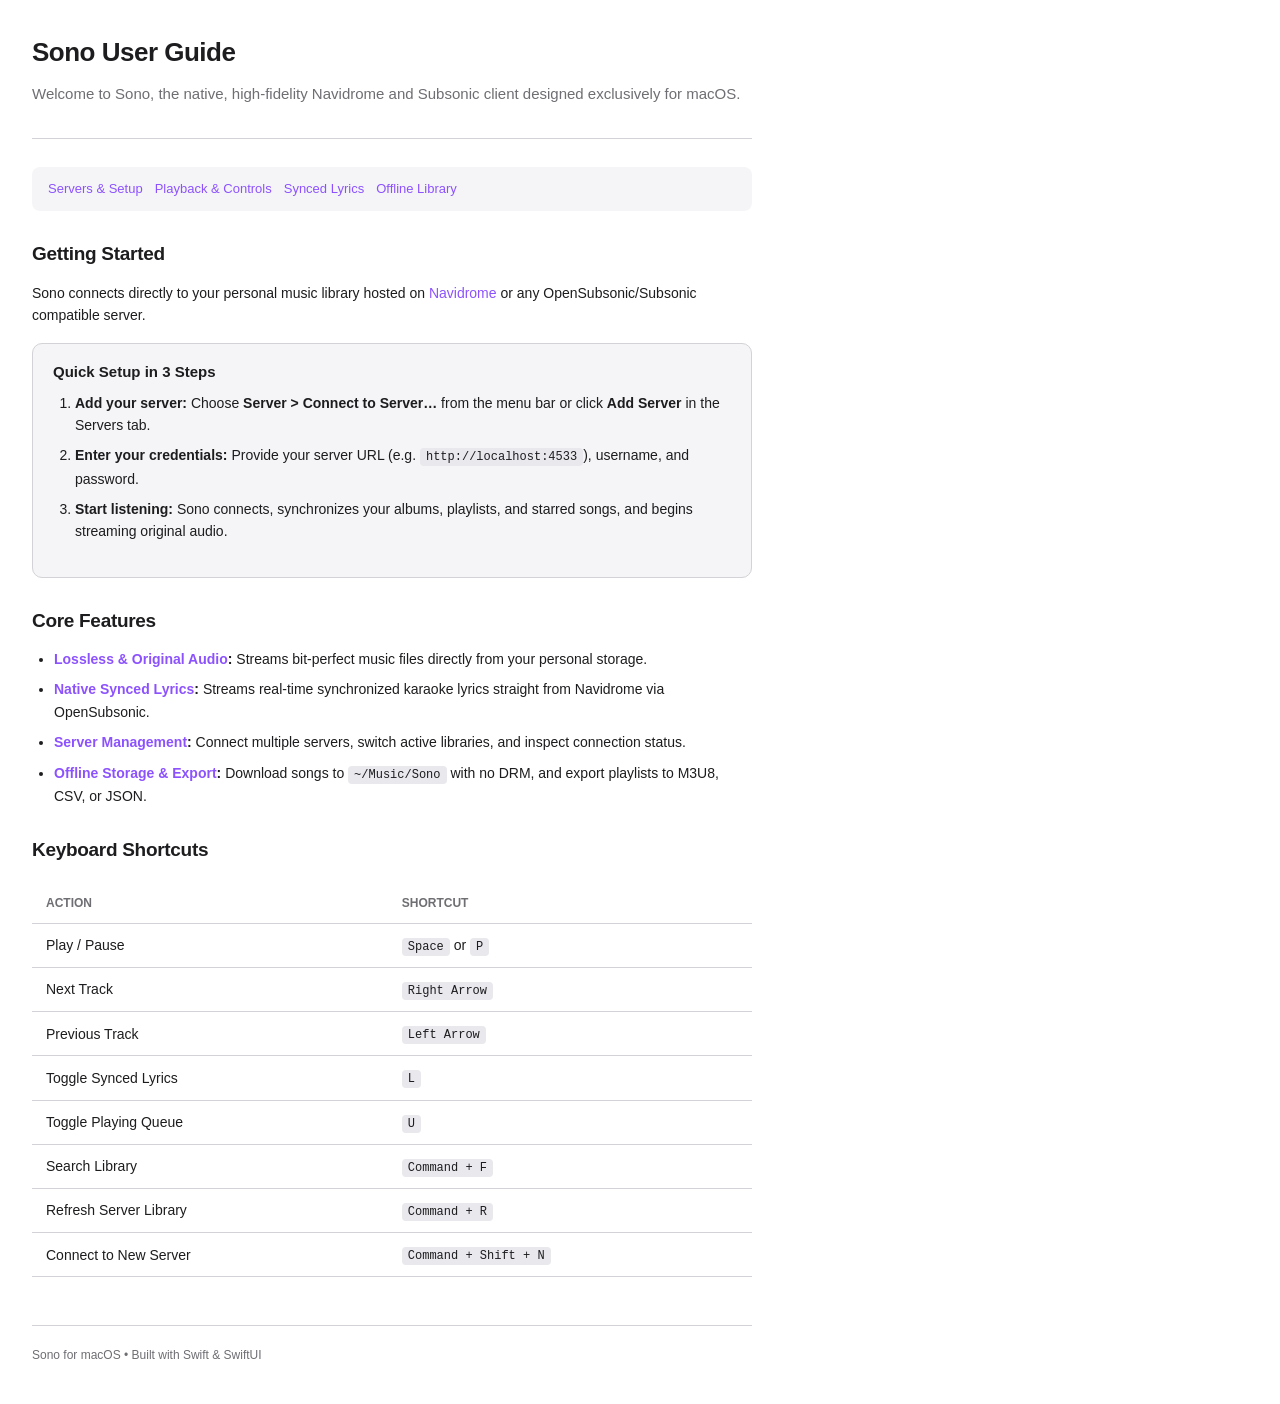
<file: help/Sono.help/Contents/Resources/en.lproj/index.html>
<!DOCTYPE html>
<html lang="en">
<head>
    <meta charset="utf-8">
    <title>Sono User Guide</title>
    <meta name="AppleTitle" content="Sono Help">
    <meta name="description" content="Official user guide for Sono, the high-fidelity macOS Navidrome & Subsonic client.">
    <meta name="keywords" content="Sono, Navidrome, Subsonic, music, player, macOS, guide, help, streaming, lyrics">
    <meta name="robots" content="anchors">
    <link rel="stylesheet" href="style.css">
</head>
<body>
    <header>
        <a name="sono_overview"></a>
        <h1>Sono User Guide</h1>
        <p class="intro">Welcome to Sono, the native, high-fidelity Navidrome and Subsonic client designed exclusively for macOS.</p>
    </header>

    <nav class="toc">
        <a href="servers.html">Servers &amp; Setup</a>
        <a href="playback.html">Playback &amp; Controls</a>
        <a href="lyrics.html">Synced Lyrics</a>
        <a href="offline.html">Offline Library</a>
    </nav>

    <h2>Getting Started</h2>
    <p>Sono connects directly to your personal music library hosted on <a href="https://www.navidrome.org" target="_blank">Navidrome</a> or any OpenSubsonic/Subsonic compatible server.</p>

    <div class="card">
        <h3>Quick Setup in 3 Steps</h3>
        <ol>
            <li><strong>Add your server:</strong> Choose <strong>Server &gt; Connect to Server…</strong> from the menu bar or click <strong>Add Server</strong> in the Servers tab.</li>
            <li><strong>Enter your credentials:</strong> Provide your server URL (e.g. <code>http://localhost:4533</code>), username, and password.</li>
            <li><strong>Start listening:</strong> Sono connects, synchronizes your albums, playlists, and starred songs, and begins streaming original audio.</li>
        </ol>
    </div>

    <h2>Core Features</h2>
    <ul>
        <li><strong><a href="playback.html">Lossless &amp; Original Audio</a>:</strong> Streams bit-perfect music files directly from your personal storage.</li>
        <li><strong><a href="lyrics.html">Native Synced Lyrics</a>:</strong> Streams real-time synchronized karaoke lyrics straight from Navidrome via OpenSubsonic.</li>
        <li><strong><a href="servers.html">Server Management</a>:</strong> Connect multiple servers, switch active libraries, and inspect connection status.</li>
        <li><strong><a href="offline.html">Offline Storage &amp; Export</a>:</strong> Download songs to <code>~/Music/Sono</code> with no DRM, and export playlists to M3U8, CSV, or JSON.</li>
    </ul>

    <h2>Keyboard Shortcuts</h2>
    <table>
        <thead>
            <tr>
                <th>Action</th>
                <th>Shortcut</th>
            </tr>
        </thead>
        <tbody>
            <tr>
                <td>Play / Pause</td>
                <td><code>Space</code> or <code>P</code></td>
            </tr>
            <tr>
                <td>Next Track</td>
                <td><code>Right Arrow</code></td>
            </tr>
            <tr>
                <td>Previous Track</td>
                <td><code>Left Arrow</code></td>
            </tr>
            <tr>
                <td>Toggle Synced Lyrics</td>
                <td><code>L</code></td>
            </tr>
            <tr>
                <td>Toggle Playing Queue</td>
                <td><code>U</code></td>
            </tr>
            <tr>
                <td>Search Library</td>
                <td><code>Command + F</code></td>
            </tr>
            <tr>
                <td>Refresh Server Library</td>
                <td><code>Command + R</code></td>
            </tr>
            <tr>
                <td>Connect to New Server</td>
                <td><code>Command + Shift + N</code></td>
            </tr>
        </tbody>
    </table>

    <footer>
        <p>Sono for macOS • Built with Swift &amp; SwiftUI</p>
    </footer>
</body>
</html>
</file>
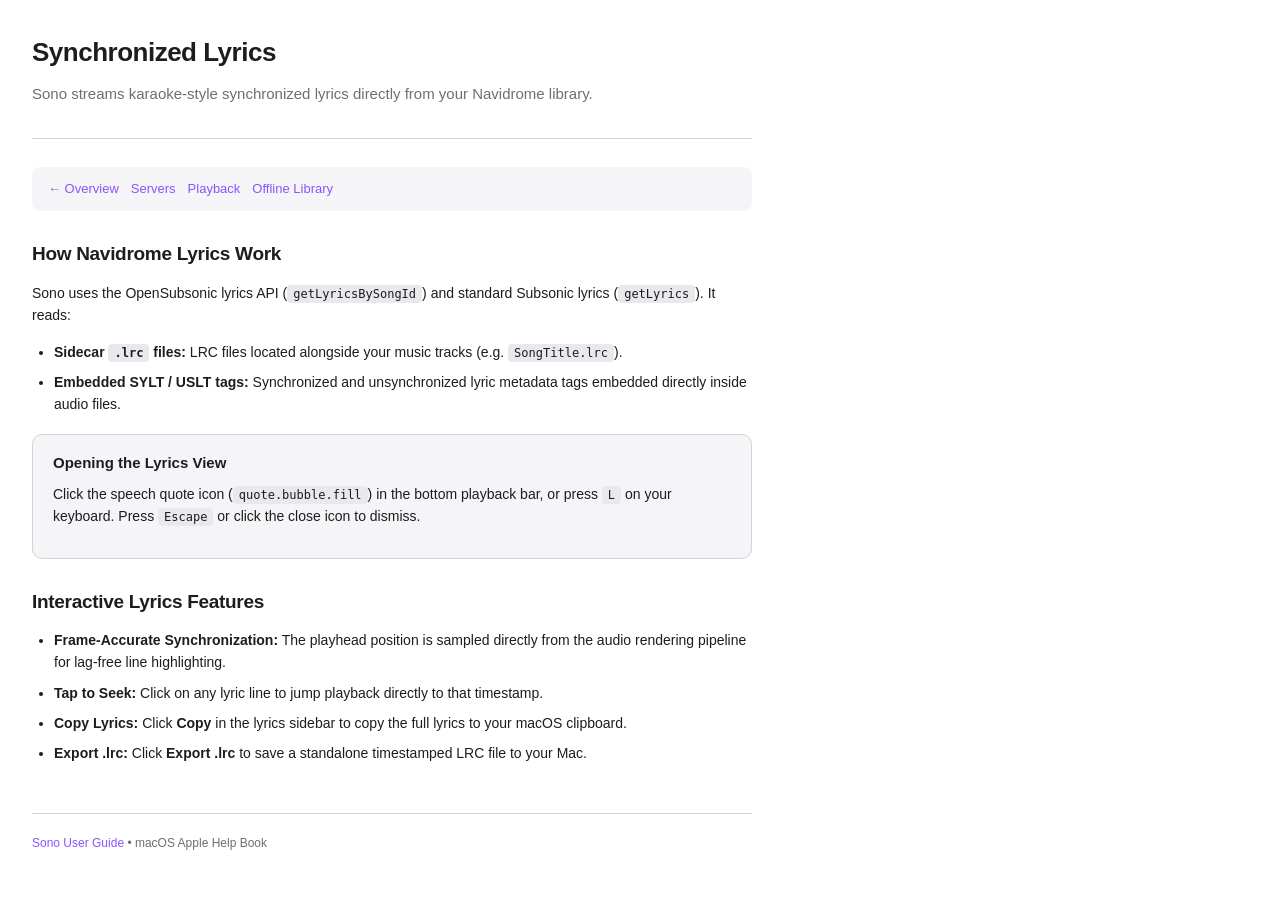
<file: help/Sono.help/Contents/Resources/en.lproj/lyrics.html>
<!DOCTYPE html>
<html lang="en">
<head>
    <meta charset="utf-8">
    <title>Synchronized Lyrics - Sono Help</title>
    <meta name="AppleTitle" content="Synchronized Lyrics">
    <meta name="description" content="Using real-time synchronized karaoke lyrics streamed directly from Navidrome and Subsonic servers.">
    <meta name="keywords" content="lyrics, synced, LRC, Navidrome, OpenSubsonic, karaoke, timing, export lrc">
    <meta name="robots" content="anchors">
    <link rel="stylesheet" href="style.css">
</head>
<body>
    <header>
        <a name="lyrics_guide"></a>
        <h1>Synchronized Lyrics</h1>
        <p class="intro">Sono streams karaoke-style synchronized lyrics directly from your Navidrome library.</p>
    </header>

    <nav class="toc">
        <a href="index.html">← Overview</a>
        <a href="servers.html">Servers</a>
        <a href="playback.html">Playback</a>
        <a href="offline.html">Offline Library</a>
    </nav>

    <h2>How Navidrome Lyrics Work</h2>
    <p>Sono uses the OpenSubsonic lyrics API (<code>getLyricsBySongId</code>) and standard Subsonic lyrics (<code>getLyrics</code>). It reads:</p>
    <ul>
        <li><strong>Sidecar <code>.lrc</code> files:</strong> LRC files located alongside your music tracks (e.g. <code>SongTitle.lrc</code>).</li>
        <li><strong>Embedded SYLT / USLT tags:</strong> Synchronized and unsynchronized lyric metadata tags embedded directly inside audio files.</li>
    </ul>

    <div class="card">
        <h3>Opening the Lyrics View</h3>
        <p>Click the speech quote icon (<code>quote.bubble.fill</code>) in the bottom playback bar, or press <code>L</code> on your keyboard. Press <code>Escape</code> or click the close icon to dismiss.</p>
    </div>

    <h2>Interactive Lyrics Features</h2>
    <ul>
        <li><strong>Frame-Accurate Synchronization:</strong> The playhead position is sampled directly from the audio rendering pipeline for lag-free line highlighting.</li>
        <li><strong>Tap to Seek:</strong> Click on any lyric line to jump playback directly to that timestamp.</li>
        <li><strong>Copy Lyrics:</strong> Click <strong>Copy</strong> in the lyrics sidebar to copy the full lyrics to your macOS clipboard.</li>
        <li><strong>Export .lrc:</strong> Click <strong>Export .lrc</strong> to save a standalone timestamped LRC file to your Mac.</li>
    </ul>

    <footer>
        <p><a href="index.html">Sono User Guide</a> • macOS Apple Help Book</p>
    </footer>
</body>
</html>
</file>
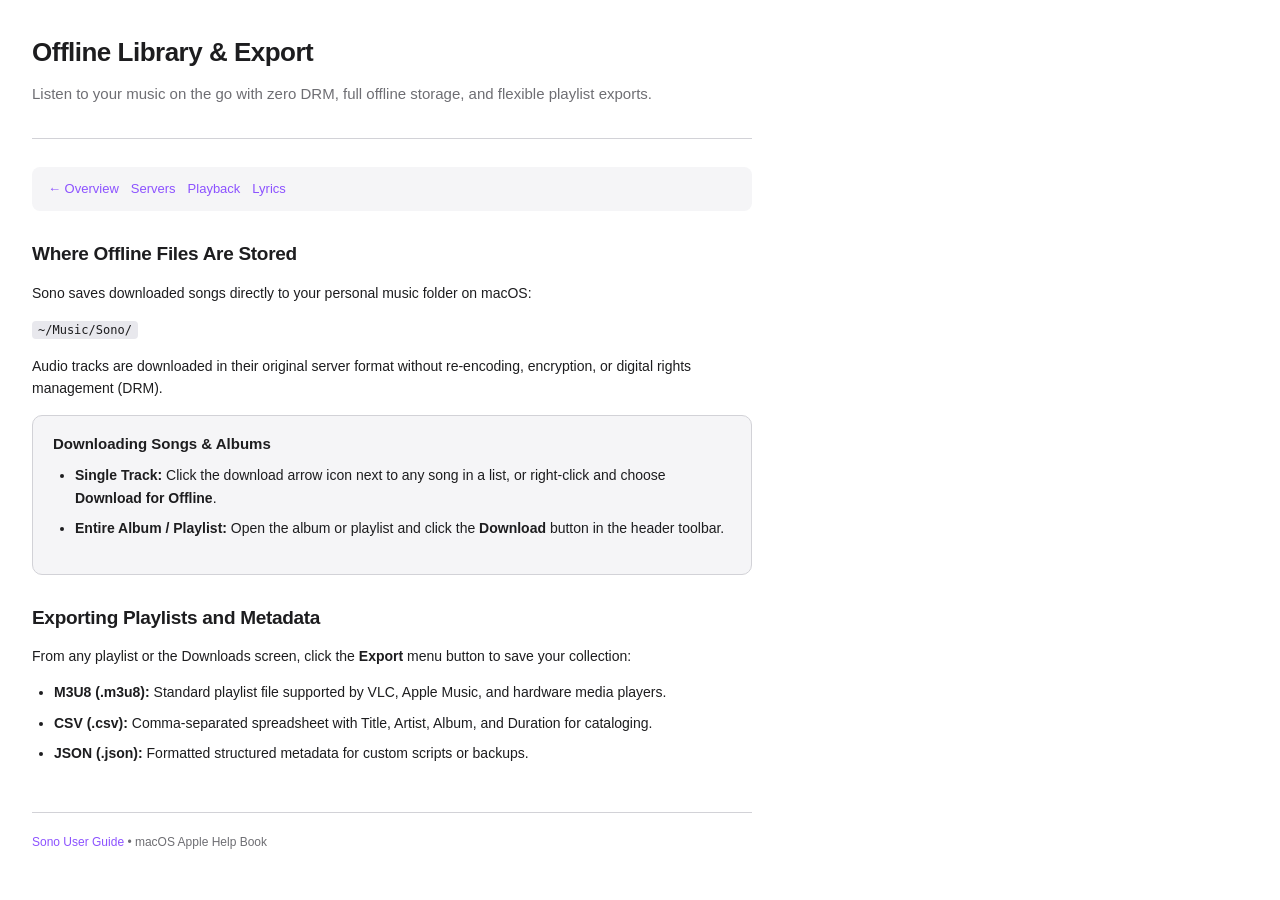
<file: help/Sono.help/Contents/Resources/en.lproj/offline.html>
<!DOCTYPE html>
<html lang="en">
<head>
    <meta charset="utf-8">
    <title>Offline Library & Export - Sono Help</title>
    <meta name="AppleTitle" content="Offline Library & Export">
    <meta name="description" content="Download songs for offline listening and export playlists in M3U8, CSV, or JSON format.">
    <meta name="keywords" content="offline, download, DRM-free, export, playlist, m3u8, csv, json, Music folder">
    <meta name="robots" content="anchors">
    <link rel="stylesheet" href="style.css">
</head>
<body>
    <header>
        <a name="offline_guide"></a>
        <h1>Offline Library &amp; Export</h1>
        <p class="intro">Listen to your music on the go with zero DRM, full offline storage, and flexible playlist exports.</p>
    </header>

    <nav class="toc">
        <a href="index.html">← Overview</a>
        <a href="servers.html">Servers</a>
        <a href="playback.html">Playback</a>
        <a href="lyrics.html">Lyrics</a>
    </nav>

    <h2>Where Offline Files Are Stored</h2>
    <p>Sono saves downloaded songs directly to your personal music folder on macOS:</p>
    <p><code>~/Music/Sono/</code></p>
    <p>Audio tracks are downloaded in their original server format without re-encoding, encryption, or digital rights management (DRM).</p>

    <div class="card">
        <h3>Downloading Songs &amp; Albums</h3>
        <ul>
            <li><strong>Single Track:</strong> Click the download arrow icon next to any song in a list, or right-click and choose <strong>Download for Offline</strong>.</li>
            <li><strong>Entire Album / Playlist:</strong> Open the album or playlist and click the <strong>Download</strong> button in the header toolbar.</li>
        </ul>
    </div>

    <h2>Exporting Playlists and Metadata</h2>
    <p>From any playlist or the Downloads screen, click the <strong>Export</strong> menu button to save your collection:</p>
    <ul>
        <li><strong>M3U8 (.m3u8):</strong> Standard playlist file supported by VLC, Apple Music, and hardware media players.</li>
        <li><strong>CSV (.csv):</strong> Comma-separated spreadsheet with Title, Artist, Album, and Duration for cataloging.</li>
        <li><strong>JSON (.json):</strong> Formatted structured metadata for custom scripts or backups.</li>
    </ul>

    <footer>
        <p><a href="index.html">Sono User Guide</a> • macOS Apple Help Book</p>
    </footer>
</body>
</html>
</file>
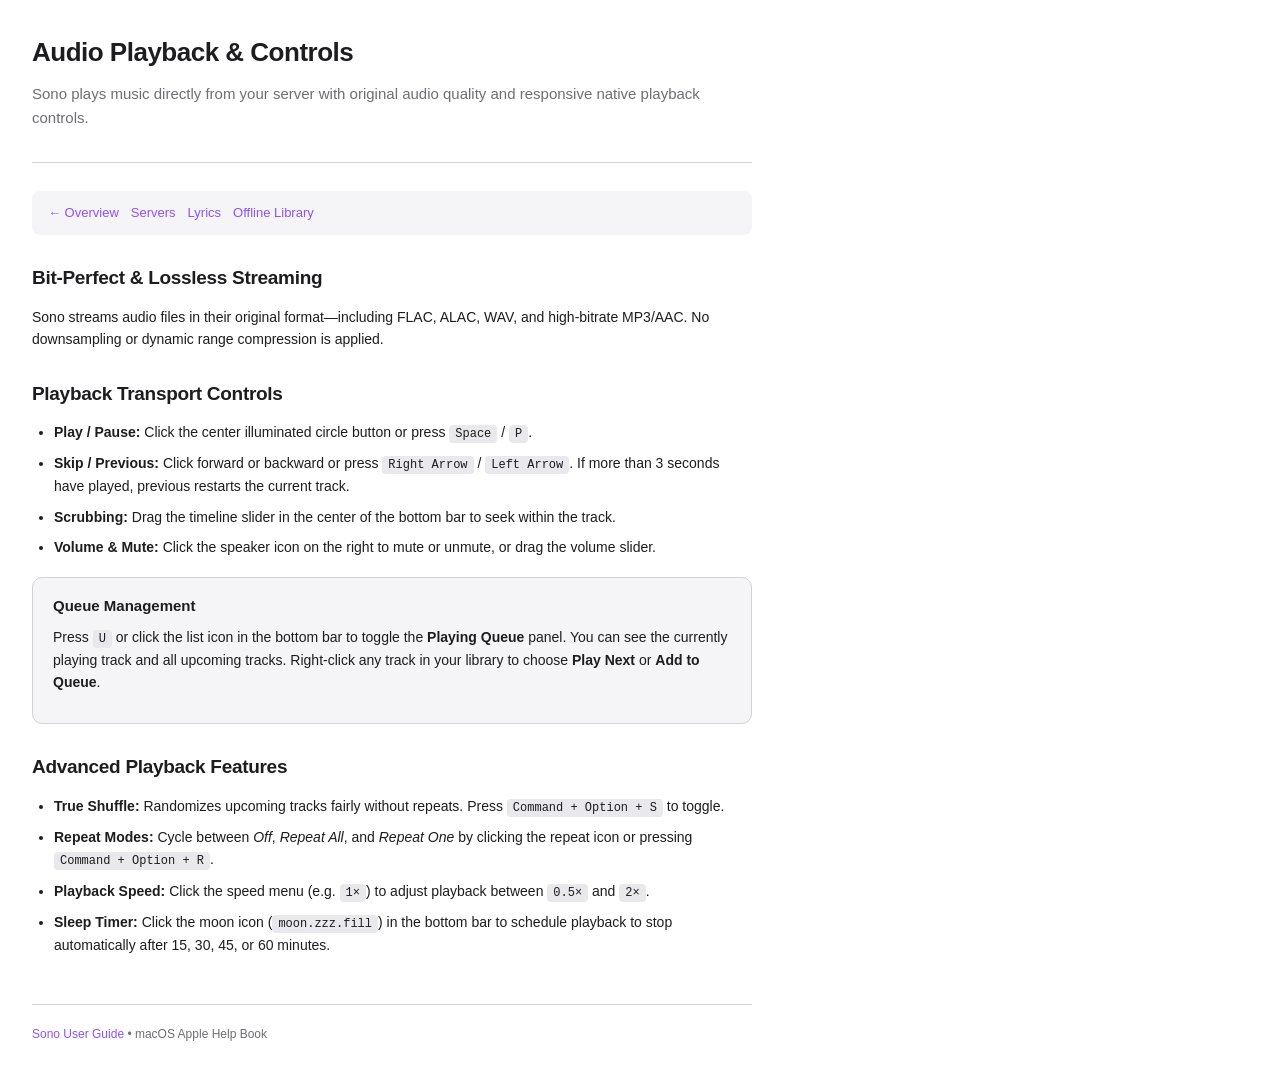
<file: help/Sono.help/Contents/Resources/en.lproj/playback.html>
<!DOCTYPE html>
<html lang="en">
<head>
    <meta charset="utf-8">
    <title>Audio Playback & Controls - Sono Help</title>
    <meta name="AppleTitle" content="Audio Playback & Controls">
    <meta name="description" content="Learn about playback controls, queue management, true shuffle, lossless streaming, and sleep timers in Sono.">
    <meta name="keywords" content="playback, audio, lossless, FLAC, MP3, queue, shuffle, repeat, sleep timer, speed">
    <meta name="robots" content="anchors">
    <link rel="stylesheet" href="style.css">
</head>
<body>
    <header>
        <a name="playback_guide"></a>
        <h1>Audio Playback &amp; Controls</h1>
        <p class="intro">Sono plays music directly from your server with original audio quality and responsive native playback controls.</p>
    </header>

    <nav class="toc">
        <a href="index.html">← Overview</a>
        <a href="servers.html">Servers</a>
        <a href="lyrics.html">Lyrics</a>
        <a href="offline.html">Offline Library</a>
    </nav>

    <h2>Bit-Perfect &amp; Lossless Streaming</h2>
    <p>Sono streams audio files in their original format—including FLAC, ALAC, WAV, and high-bitrate MP3/AAC. No downsampling or dynamic range compression is applied.</p>

    <h2>Playback Transport Controls</h2>
    <ul>
        <li><strong>Play / Pause:</strong> Click the center illuminated circle button or press <code>Space</code> / <code>P</code>.</li>
        <li><strong>Skip / Previous:</strong> Click forward or backward or press <code>Right Arrow</code> / <code>Left Arrow</code>. If more than 3 seconds have played, previous restarts the current track.</li>
        <li><strong>Scrubbing:</strong> Drag the timeline slider in the center of the bottom bar to seek within the track.</li>
        <li><strong>Volume &amp; Mute:</strong> Click the speaker icon on the right to mute or unmute, or drag the volume slider.</li>
    </ul>

    <div class="card">
        <h3>Queue Management</h3>
        <p>Press <code>U</code> or click the list icon in the bottom bar to toggle the <strong>Playing Queue</strong> panel. You can see the currently playing track and all upcoming tracks. Right-click any track in your library to choose <strong>Play Next</strong> or <strong>Add to Queue</strong>.</p>
    </div>

    <h2>Advanced Playback Features</h2>
    <ul>
        <li><strong>True Shuffle:</strong> Randomizes upcoming tracks fairly without repeats. Press <code>Command + Option + S</code> to toggle.</li>
        <li><strong>Repeat Modes:</strong> Cycle between <em>Off</em>, <em>Repeat All</em>, and <em>Repeat One</em> by clicking the repeat icon or pressing <code>Command + Option + R</code>.</li>
        <li><strong>Playback Speed:</strong> Click the speed menu (e.g. <code>1×</code>) to adjust playback between <code>0.5×</code> and <code>2×</code>.</li>
        <li><strong>Sleep Timer:</strong> Click the moon icon (<code>moon.zzz.fill</code>) in the bottom bar to schedule playback to stop automatically after 15, 30, 45, or 60 minutes.</li>
    </ul>

    <footer>
        <p><a href="index.html">Sono User Guide</a> • macOS Apple Help Book</p>
    </footer>
</body>
</html>
</file>
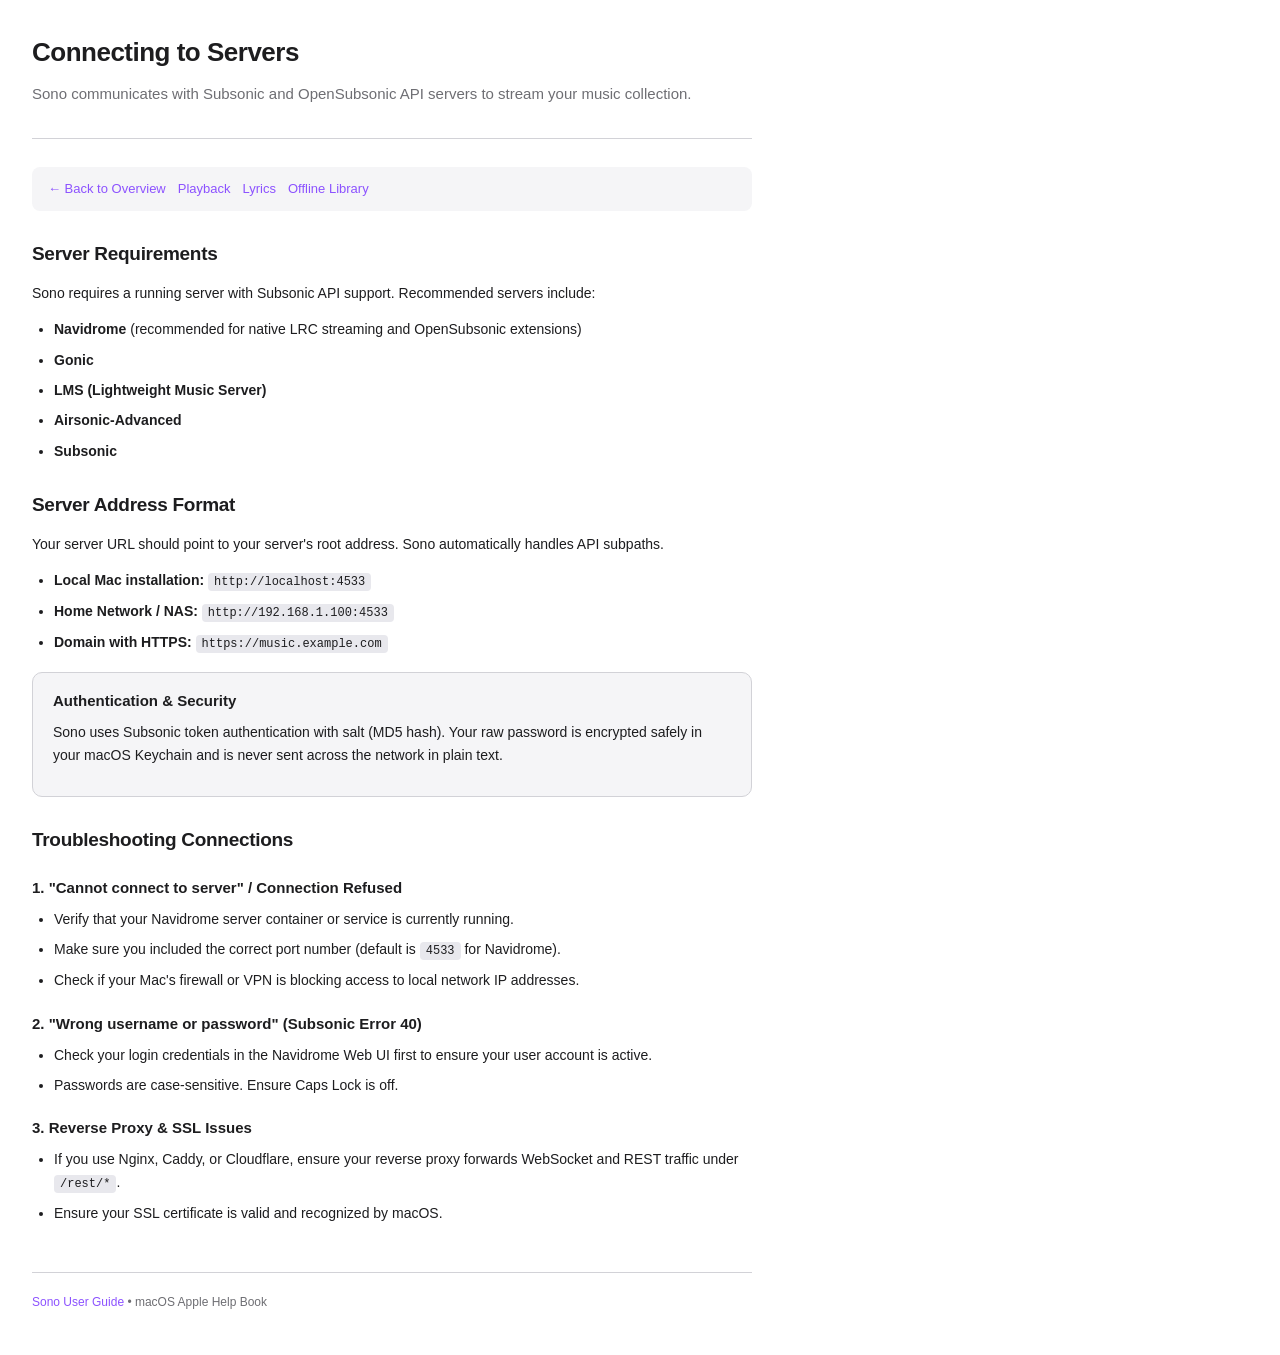
<file: help/Sono.help/Contents/Resources/en.lproj/servers.html>
<!DOCTYPE html>
<html lang="en">
<head>
    <meta charset="utf-8">
    <title>Connecting to Servers - Sono Help</title>
    <meta name="AppleTitle" content="Connecting to Servers">
    <meta name="description" content="How to connect Sono to your Navidrome or Subsonic server, configure ports, and troubleshoot connection issues.">
    <meta name="keywords" content="Navidrome, Subsonic, server, connect, URL, port 4533, SSL, HTTPS, authentication, troubleshooting">
    <meta name="robots" content="anchors">
    <link rel="stylesheet" href="style.css">
</head>
<body>
    <header>
        <a name="servers_guide"></a>
        <h1>Connecting to Servers</h1>
        <p class="intro">Sono communicates with Subsonic and OpenSubsonic API servers to stream your music collection.</p>
    </header>

    <nav class="toc">
        <a href="index.html">← Back to Overview</a>
        <a href="playback.html">Playback</a>
        <a href="lyrics.html">Lyrics</a>
        <a href="offline.html">Offline Library</a>
    </nav>

    <h2>Server Requirements</h2>
    <p>Sono requires a running server with Subsonic API support. Recommended servers include:</p>
    <ul>
        <li><strong>Navidrome</strong> (recommended for native LRC streaming and OpenSubsonic extensions)</li>
        <li><strong>Gonic</strong></li>
        <li><strong>LMS (Lightweight Music Server)</strong></li>
        <li><strong>Airsonic-Advanced</strong></li>
        <li><strong>Subsonic</strong></li>
    </ul>

    <h2>Server Address Format</h2>
    <p>Your server URL should point to your server's root address. Sono automatically handles API subpaths.</p>
    <ul>
        <li><strong>Local Mac installation:</strong> <code>http://localhost:4533</code></li>
        <li><strong>Home Network / NAS:</strong> <code>http://192.168.1.100:4533</code></li>
        <li><strong>Domain with HTTPS:</strong> <code>https://music.example.com</code></li>
    </ul>

    <div class="card">
        <h3>Authentication &amp; Security</h3>
        <p>Sono uses Subsonic token authentication with salt (MD5 hash). Your raw password is encrypted safely in your macOS Keychain and is never sent across the network in plain text.</p>
    </div>

    <h2>Troubleshooting Connections</h2>

    <h3>1. "Cannot connect to server" / Connection Refused</h3>
    <ul>
        <li>Verify that your Navidrome server container or service is currently running.</li>
        <li>Make sure you included the correct port number (default is <code>4533</code> for Navidrome).</li>
        <li>Check if your Mac's firewall or VPN is blocking access to local network IP addresses.</li>
    </ul>

    <h3>2. "Wrong username or password" (Subsonic Error 40)</h3>
    <ul>
        <li>Check your login credentials in the Navidrome Web UI first to ensure your user account is active.</li>
        <li>Passwords are case-sensitive. Ensure Caps Lock is off.</li>
    </ul>

    <h3>3. Reverse Proxy &amp; SSL Issues</h3>
    <ul>
        <li>If you use Nginx, Caddy, or Cloudflare, ensure your reverse proxy forwards WebSocket and REST traffic under <code>/rest/*</code>.</li>
        <li>Ensure your SSL certificate is valid and recognized by macOS.</li>
    </ul>

    <footer>
        <p><a href="index.html">Sono User Guide</a> • macOS Apple Help Book</p>
    </footer>
</body>
</html>
</file>
<file: help/Sono.help/Contents/Resources/en.lproj/style.css>
:root {
    --bg-color: #ffffff;
    --text-color: #1d1d1f;
    --text-secondary: #6e6e73;
    --accent-color: #8c52ff;
    --accent-hover: #733cd8;
    --card-bg: #f5f5f7;
    --border-color: #d2d2d7;
    --code-bg: #e8e8ed;
}

@media (prefers-color-scheme: dark) {
    :root {
        --bg-color: #1e1e1e;
        --text-color: #f5f5f7;
        --text-secondary: #a1a1a6;
        --accent-color: #9d65ff;
        --accent-hover: #b382ff;
        --card-bg: #2c2c2e;
        --border-color: #3a3a3c;
        --code-bg: #38383a;
    }
}

body {
    font-family: -apple-system, BlinkMacSystemFont, "SF Pro Text", "Helvetica Neue", sans-serif;
    font-size: 14px;
    line-height: 1.6;
    color: var(--text-color);
    background-color: var(--bg-color);
    margin: 0;
    padding: 32px;
    max-width: 720px;
}

header {
    margin-bottom: 28px;
    border-bottom: 1px solid var(--border-color);
    padding-bottom: 18px;
}

h1 {
    font-size: 26px;
    font-weight: 700;
    margin: 0 0 8px 0;
    letter-spacing: -0.5px;
}

h2 {
    font-size: 19px;
    font-weight: 600;
    margin: 28px 0 12px 0;
    letter-spacing: -0.3px;
}

h3 {
    font-size: 15px;
    font-weight: 600;
    margin: 20px 0 8px 0;
}

p {
    margin: 0 0 14px 0;
}

a {
    color: var(--accent-color);
    text-decoration: none;
}

a:hover {
    color: var(--accent-hover);
    text-decoration: underline;
}

.intro {
    font-size: 15px;
    color: var(--text-secondary);
}

.card {
    background: var(--card-bg);
    border: 1px solid var(--border-color);
    border-radius: 10px;
    padding: 16px 20px;
    margin: 16px 0;
}

.card h3 {
    margin-top: 0;
}

ul, ol {
    margin: 0 0 18px 0;
    padding-left: 22px;
}

li {
    margin-bottom: 8px;
}

code {
    font-family: "SF Mono", Menlo, Monaco, monospace;
    font-size: 12px;
    background: var(--code-bg);
    padding: 2px 6px;
    border-radius: 4px;
}

table {
    width: 100%;
    border-collapse: collapse;
    margin: 18px 0;
}

th, td {
    text-align: left;
    padding: 10px 14px;
    border-bottom: 1px solid var(--border-color);
}

th {
    font-size: 12px;
    text-transform: uppercase;
    color: var(--text-secondary);
    font-weight: 600;
}

nav.toc {
    display: flex;
    gap: 12px;
    flex-wrap: wrap;
    margin-bottom: 24px;
    padding: 12px 16px;
    background: var(--card-bg);
    border-radius: 8px;
}

nav.toc a {
    font-size: 13px;
    font-weight: 500;
}

footer {
    margin-top: 48px;
    padding-top: 20px;
    border-top: 1px solid var(--border-color);
    font-size: 12px;
    color: var(--text-secondary);
}
</file>
